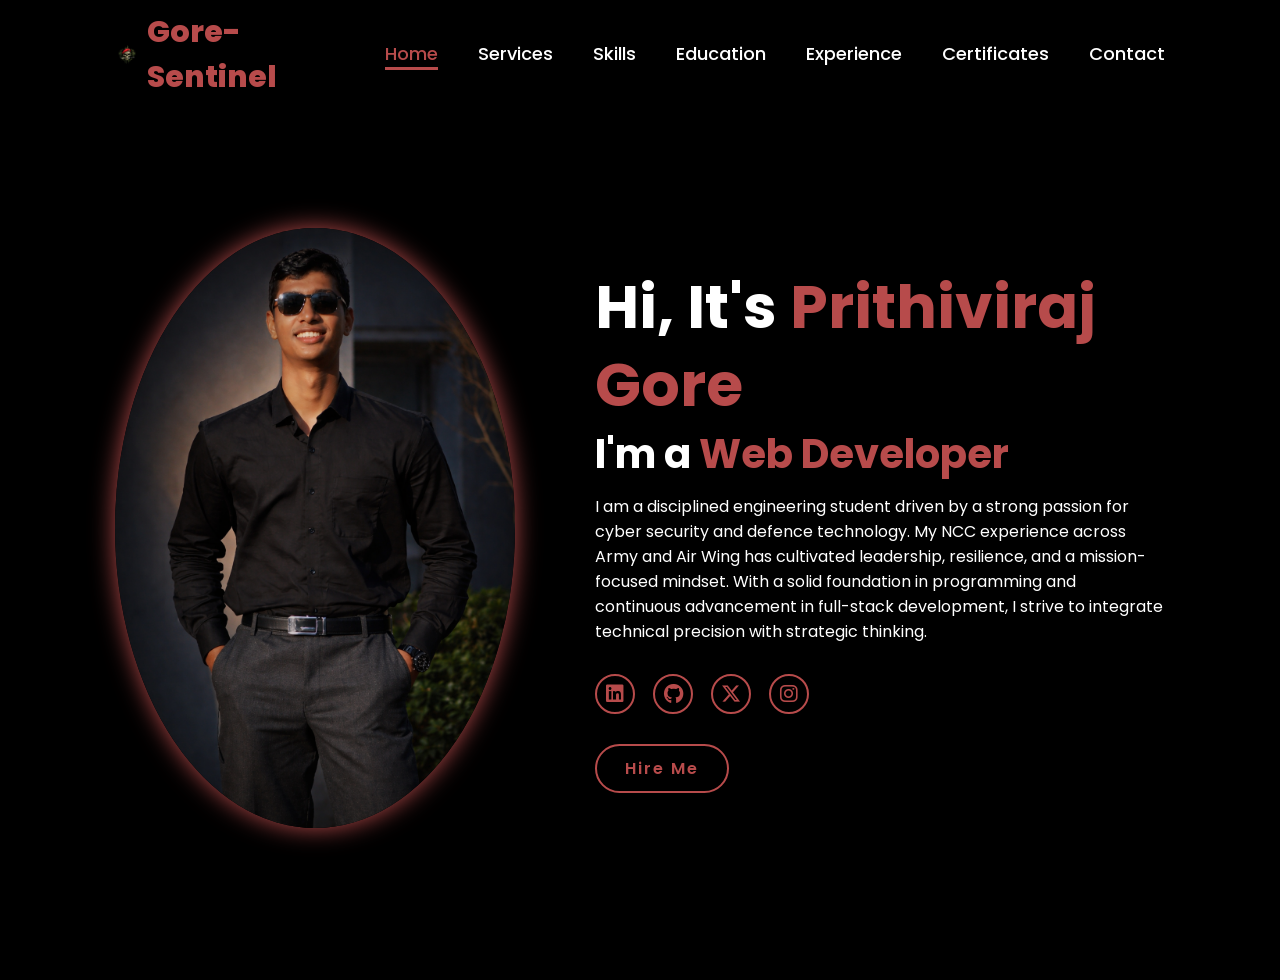
<file: index.html>
<!DOCTYPE html>
<html lang="en">

<head>
    <meta charset="UTF-8">
    <meta name="viewport" content="width=device-width, initial-scale=1.0">

    <title>Portfolio Website</title>

    <link rel="stylesheet" href="style.css">

    <link rel="stylesheet"
        href="https://cdnjs.cloudflare.com/ajax/libs/font-awesome/6.5.2/css/all.min.css">
</head>

<body>

<header>

    <a href="index.html" class="logo">
        <img src="logo.png" alt="Gore-Sentinel Logo" class="logo-img">
        Gore-Sentinel
    </a>

    <!-- Mobile Menu Button -->
    <div class="menu-toggle">
        <i class="fa-solid fa-bars"></i>
    </div>

    <nav>
        <a href="index.html" class="active">Home</a>
        <a href="services.html">Services</a>
        <a href="skills.html">Skills</a>
        <a href="education.html">Education</a>
        <a href="experience.html">Experience</a>
        <a href="certificates.html">Certificates</a>
        <a href="contact.html">Contact</a>
    </nav>

</header>

<section class="home">

    <div class="home-img">
        <img src="main.png" alt="Profile Image">
    </div>

    <div class="home-content">

        <h1>Hi, It's <span>Prithiviraj Gore</span></h1>

        <h3 class="typing-text">I'm a <span id="typed-text"></span></h3>

        <p>
            I am a disciplined engineering student driven by a strong passion for cyber security and defence technology.
            My NCC experience across Army and Air Wing has cultivated leadership, resilience, and a mission-focused mindset.
            With a solid foundation in programming and continuous advancement in full-stack development, I strive to
            integrate technical precision with strategic thinking.
        </p>

        <div class="social-icons">

            <a href="https://www.linkedin.com/in/prithiviraj-gore-774b98384"  target="_blank">
                <i class="fa-brands fa-linkedin"></i>
            </a>

            <a href="https://github.com/gore-sentinel" target="_blank">
                <i class="fa-brands fa-github"></i>
            </a>

            <a href="#"><i class="fa-brands fa-x-twitter"></i></a>

            <a href="https://www.instagram.com/goreprithiviraj/" target="_blank">
                <i class="fa-brands fa-instagram"></i>
            </a>

        </div>

        <a href="https://wa.me/918140005174" target="_blank" class="btn">
            Hire Me
        </a>

    </div>

</section>

<!-- JavaScript placed at bottom -->

<script>

/* Mobile Menu */

const toggle = document.querySelector(".menu-toggle");
const nav = document.querySelector("nav");

toggle.onclick = () => {
    nav.classList.toggle("active");
};


/* Typing Effect */

const roles = [
"Web Developer",
"Fullstack Developer",
"Cyber Security Expert",
"Defence Aspirant",
"NCC Cadet"
];

let i = 0;
let j = 0;
let currentRole = '';
let isDeleting = false;

const speed = 100;
const pause = 1500;

function typeWriter() {

const typedText = document.getElementById('typed-text');

if(i >= roles.length) i = 0;

currentRole = roles[i];

if(!isDeleting){

typedText.textContent = currentRole.substring(0, j+1);
j++;

if(j === currentRole.length){
isDeleting = true;
setTimeout(typeWriter, pause);
return;
}

}

else{

typedText.textContent = currentRole.substring(0, j-1);
j--;

if(j === 0){
isDeleting = false;
i++;
}

}

setTimeout(typeWriter, speed);

}

document.addEventListener("DOMContentLoaded", typeWriter);

</script>


    <script>
const toggle = document.querySelector(".menu-toggle");
const nav = document.querySelector("nav");
const navLinks = document.querySelectorAll("nav a");

/* open / close menu */

if(toggle){
  toggle.onclick = () => {
    nav.classList.toggle("active");
  }
}

/* close menu when link clicked */

navLinks.forEach(link => {
  link.addEventListener("click", () => {
    nav.classList.remove("active");
  });
});
</script>

</body>
</html>
</file>
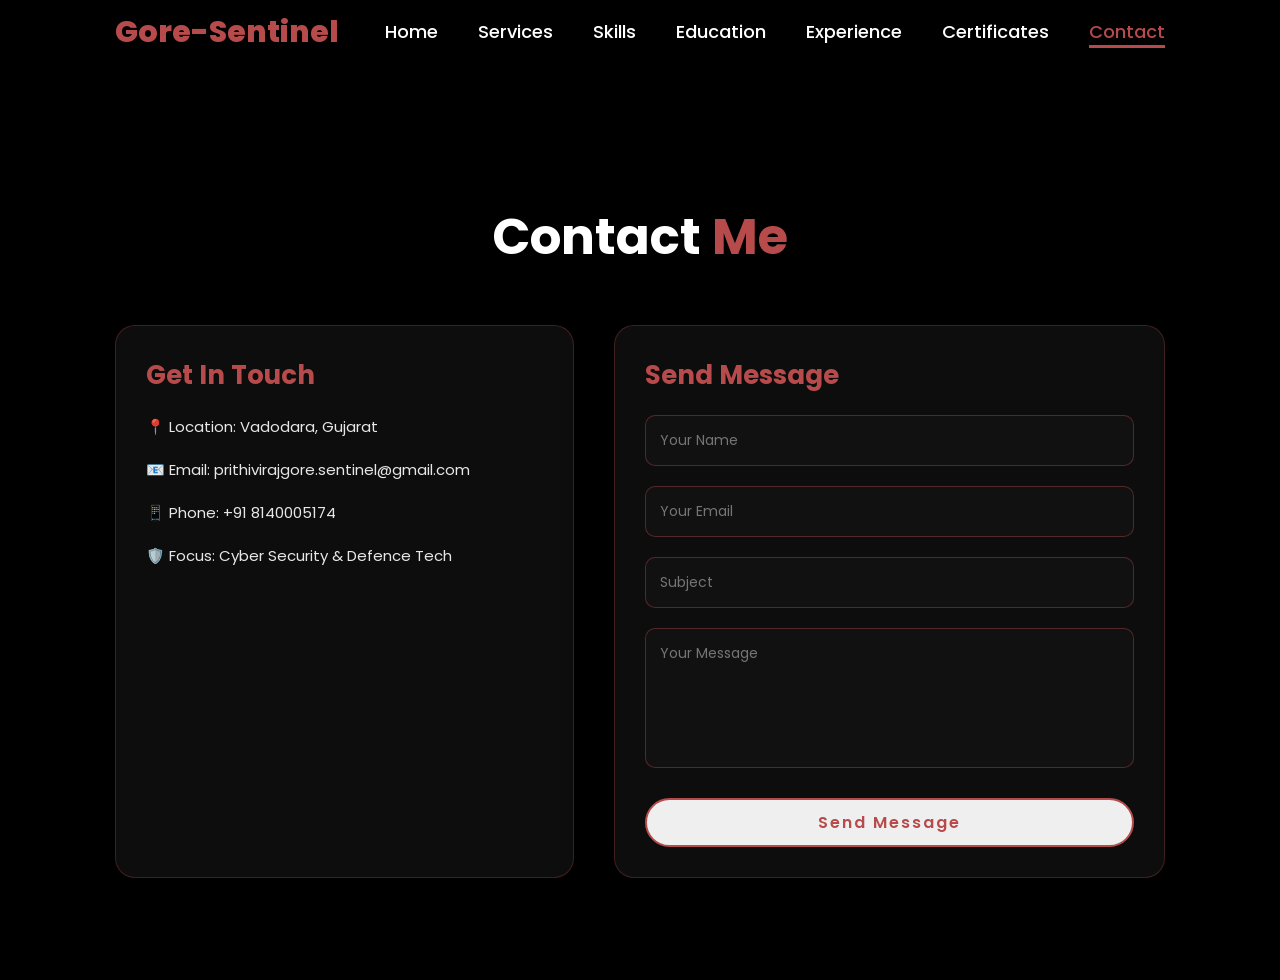
<file: contact.html>
<!DOCTYPE html>

<html lang="en">
<head>
    <meta charset="UTF-8">
    <meta name="viewport" content="width=device-width, initial-scale=1.0">
    <title>Contact | Gore Sentinel</title>
    <link rel="stylesheet" href="style.css">


<style>
    /* ===== Contact Page Styles ===== */

    .contact-page {
        padding-top: 12rem;
        min-height: 100vh;
        background: black;
    }

    .contact-heading {
        text-align: center;
        font-size: 5rem;
        margin-bottom: 5rem;
        font-weight: 700;
    }

    .contact-wrapper {
        max-width: 1100px;
        margin: auto;
        display: grid;
        grid-template-columns: 1fr 1.2fr;
        gap: 4rem;
    }

    /* ===== Left Info Card ===== */

    .contact-info {
        background: rgba(255,255,255,0.05);
        backdrop-filter: blur(12px);
        padding: 3rem;
        border-radius: 2rem;
        border: 1px solid rgba(183,75,75,0.3);
        transition: 0.4s ease;
    }

    .contact-info:hover {
        transform: translateY(-6px);
        box-shadow: 0 0 25px rgba(183,75,75,0.5);
    }

    .contact-info h2 {
        color: #b74b4b;
        font-size: 2.6rem;
        margin-bottom: 2rem;
    }

    .info-item {
        margin-bottom: 2rem;
        font-size: 1.5rem;
        opacity: 0.9;
    }

    /* ===== Form ===== */

    .contact-form {
        background: rgba(255,255,255,0.05);
        backdrop-filter: blur(12px);
        padding: 3rem;
        border-radius: 2rem;
        border: 1px solid rgba(183,75,75,0.3);
    }

    .contact-form h2 {
        color: #b74b4b;
        font-size: 2.6rem;
        margin-bottom: 2rem;
    }

    .input-box {
        display: flex;
        flex-direction: column;
        margin-bottom: 2rem;
    }

    .input-box input,
    .input-box textarea {
        padding: 1.4rem;
        background: #111;
        border: 1px solid rgba(183,75,75,0.4);
        border-radius: 1rem;
        color: white;
        font-size: 1.4rem;
        transition: 0.3s ease;
    }

    .input-box input:focus,
    .input-box textarea:focus {
        border-color: #b74b4b;
        box-shadow: 0 0 10px #b74b4b;
    }

    .input-box textarea {
        resize: none;
        min-height: 140px;
    }

    .contact-btn {
        width: 100%;
        margin-top: 1rem;
    }

    /* ===== Responsive ===== */

    @media (max-width: 900px) {
        .contact-wrapper {
            grid-template-columns: 1fr;
        }

        .contact-heading {
            font-size: 3.5rem;
        }
    }
</style>


</head>

<body>

<header>
    <a href="index.html" class="logo">Gore-Sentinel</a>


<nav>
    <a href="index.html">Home</a>
    <a href="services.html">Services</a>
    <a href="skills.html">Skills</a>
    <a href="education.html">Education</a>
    <a href="experience.html">Experience</a>
	<a href="certificates.html">Certificates</a>
    <a href="contact.html" class="active">Contact</a>
</nav>


</header>

<section class="contact-page">


<h1 class="contact-heading">Contact <span>Me</span></h1>

<div class="contact-wrapper">

    <!-- Left Info -->
    <div class="contact-info">
        <h2>Get In Touch</h2>

        <div class="info-item">
            📍 Location: Vadodara, Gujarat
        </div>

        <div class="info-item">
            📧 Email: prithivirajgore.sentinel@gmail.com
        </div>

        <div class="info-item">
            📱 Phone: +91 8140005174
        </div>

        <div class="info-item">
            🛡️ Focus: Cyber Security & Defence Tech
        </div>
    </div>

    <!-- Contact Form -->
    <div class="contact-form">
        <h2>Send Message</h2>

        <form>
            <div class="input-box">
                <input type="text" placeholder="Your Name" required>
            </div>

            <div class="input-box">
                <input type="email" placeholder="Your Email" required>
            </div>

            <div class="input-box">
                <input type="text" placeholder="Subject">
            </div>

            <div class="input-box">
                <textarea placeholder="Your Message" required></textarea>
            </div>

            <button type="submit" class="btn contact-btn">Send Message</button>
        </form>
    </div>

</div>


</section>

</body>
</html>
</file>
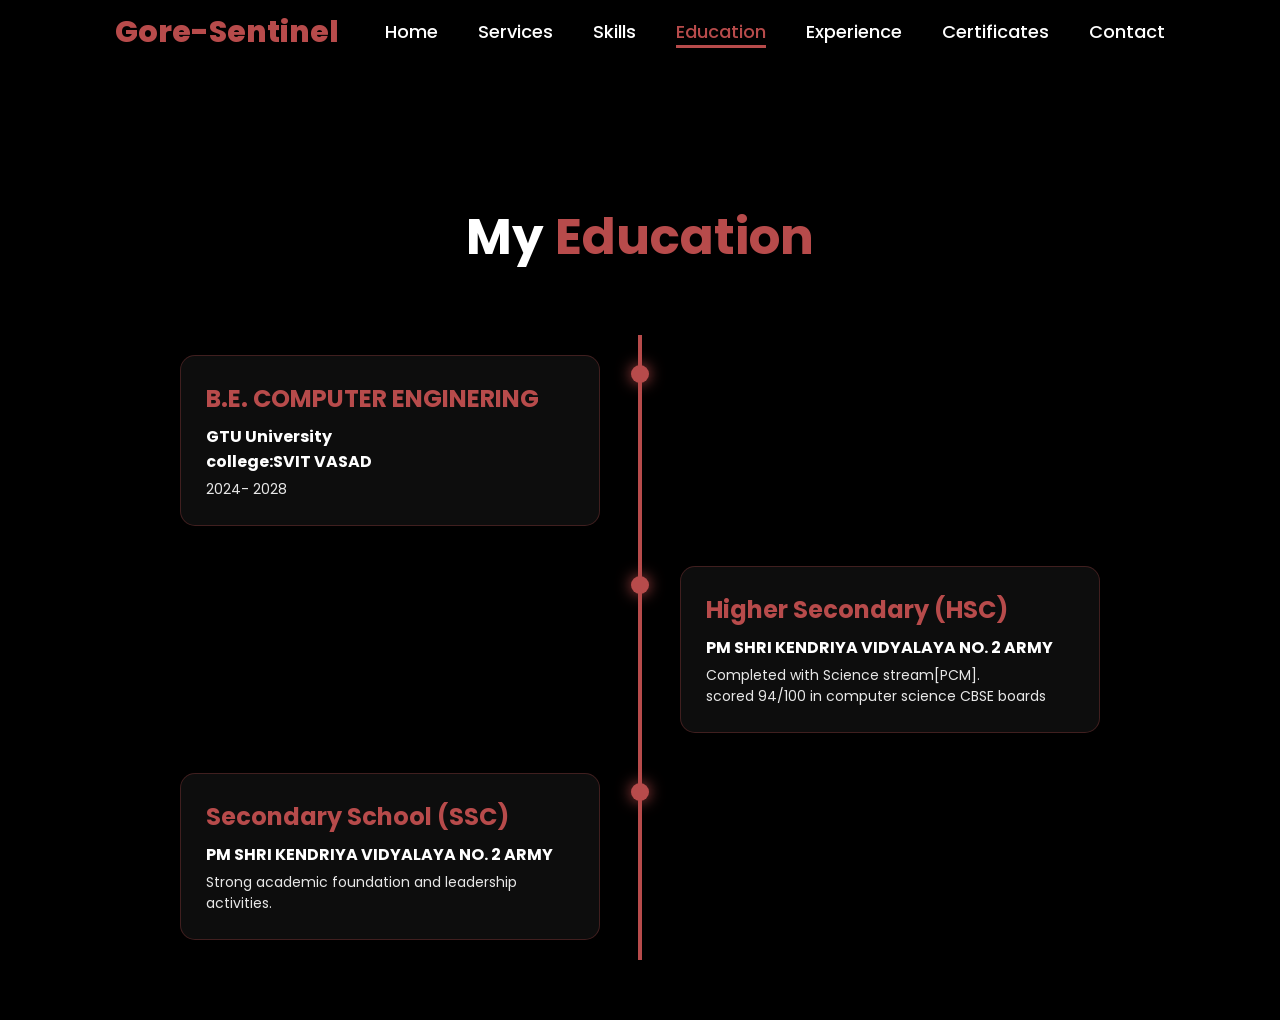
<file: education.html>
<!DOCTYPE html>

<html lang="en">
<head>
    <meta charset="UTF-8">
    <meta name="viewport" content="width=device-width, initial-scale=1.0">
    <title>Education | Gore Sentinel</title>
    <link rel="stylesheet" href="style.css">


<style>
    /* ===== Education Page Special Styles ===== */

    .education-page {
        padding-top: 12rem;
        min-height: 100vh;
        background: black;
    }

    .edu-heading {
        text-align: center;
        font-size: 5rem;
        margin-bottom: 6rem;
        font-weight: 700;
    }

    /* ===== Timeline ===== */

    .timeline {
        position: relative;
        max-width: 1000px;
        margin: auto;
    }

    .timeline::after {
        content: '';
        position: absolute;
        width: 4px;
        background: #b74b4b;
        top: 0;
        bottom: 0;
        left: 50%;
        margin-left: -2px;
    }

    .edu-container {
        padding: 2rem 4rem;
        position: relative;
        width: 50%;
    }

    .edu-container.left {
        left: 0;
    }

    .edu-container.right {
        left: 50%;
    }

    .edu-content {
        background: rgba(255, 255, 255, 0.05);
        backdrop-filter: blur(10px);
        padding: 2.5rem;
        border-radius: 1.5rem;
        border: 1px solid rgba(183, 75, 75, 0.3);
        transition: 0.4s ease;
    }

    .edu-content:hover {
        transform: translateY(-8px) scale(1.02);
        box-shadow: 0 0 25px rgba(183, 75, 75, 0.5);
    }

    .edu-content h2 {
        font-size: 2.4rem;
        color: #b74b4b;
        margin-bottom: 0.8rem;
    }

    .edu-content h3 {
        font-size: 1.6rem;
        margin-bottom: 0.5rem;
    }

    .edu-content p {
        font-size: 1.4rem;
        opacity: 0.9;
    }

    /* ===== Timeline dots ===== */

    .edu-container::after {
        content: '';
        position: absolute;
        width: 18px;
        height: 18px;
        right: -9px;
        background: #b74b4b;
        border-radius: 50%;
        top: 30px;
        z-index: 1;
        box-shadow: 0 0 15px #b74b4b;
    }

    .edu-container.right::after {
        left: -9px;
    }

    /* ===== Mobile Responsive ===== */

    @media screen and (max-width: 900px) {

        .timeline::after {
            left: 20px;
        }

        .edu-container {
            width: 100%;
            padding-left: 6rem;
            padding-right: 2rem;
            margin-bottom: 4rem;
        }

        .edu-container.right {
            left: 0;
        }

        .edu-container::after {
            left: 11px;
        }

        .edu-heading {
            font-size: 3.5rem;
        }
    }
</style>


</head>

<body>

<header>
    <a href="index.html" class="logo">Gore-Sentinel</a>


<nav>
    <a href="index.html">Home</a>
    <a href="services.html">Services</a>
    <a href="skills.html">Skills</a>
    <a href="education.html" class="active">Education</a>
    <a href="experience.html">Experience</a>
	<a href="certificates.html">Certificates</a>
    <a href="contact.html">Contact</a>
</nav>


</header>

<section class="education-page">


<h1 class="edu-heading">My <span>Education</span></h1>

<div class="timeline">

    <!-- BE -->
    <div class="edu-container left">
        <div class="edu-content">
            <h2>B.E. COMPUTER ENGINERING </h2>
            <h3>GTU University <br>college:SVIT VASAD</h3>
            <p>2024- 2028</p>
            <p></p>
        </div>
    </div>

    <!-- HSC -->
    <div class="edu-container right">
        <div class="edu-content">
            <h2>Higher Secondary (HSC)</h2>
            <h3>PM SHRI KENDRIYA VIDYALAYA NO. 2 ARMY</h3>
            <p>Completed with Science stream[PCM].<br> scored 94/100 in computer science CBSE boards</p>
        </div>
    </div>

    <!-- SSC -->
    <div class="edu-container left">
        <div class="edu-content">
            <h2>Secondary School (SSC)</h2>
            <h3>PM SHRI KENDRIYA VIDYALAYA NO. 2 ARMY</h3>
            <p>Strong academic foundation and leadership activities.</p>
        </div>
    </div>

</div>


</section>

</body>
</html>
</file>
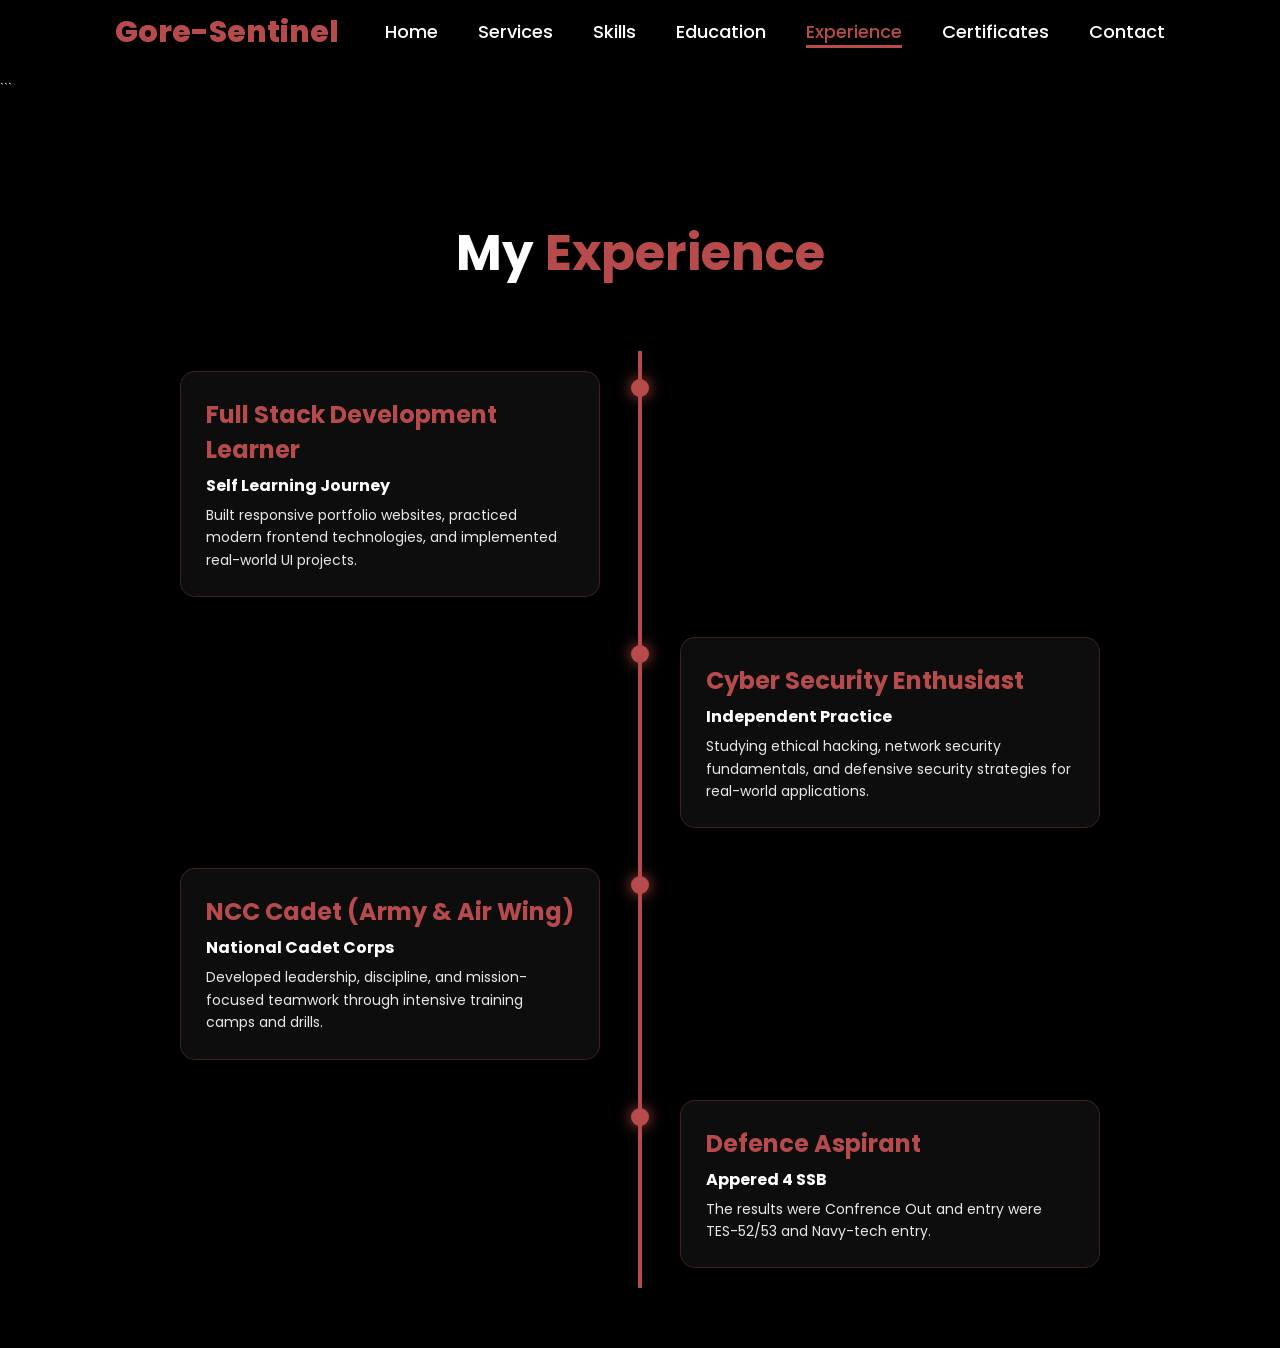
<file: experience.html>
<!DOCTYPE html>

<html lang="en">
<head>
    <meta charset="UTF-8">
    <meta name="viewport" content="width=device-width, initial-scale=1.0">
    <title>Experience | Gore Sentinel</title>
    <link rel="stylesheet" href="style.css">

```
<style>
    /* ===== Experience Page Styles ===== */

    .experience-page {
        padding-top: 12rem;
        min-height: 100vh;
        background: black;
    }

    .exp-heading {
        text-align: center;
        font-size: 5rem;
        margin-bottom: 6rem;
        font-weight: 700;
    }

    /* ===== Timeline ===== */

    .exp-timeline {
        position: relative;
        max-width: 1000px;
        margin: auto;
    }

    .exp-timeline::after {
        content: '';
        position: absolute;
        width: 4px;
        background: #b74b4b;
        top: 0;
        bottom: 0;
        left: 50%;
        margin-left: -2px;
    }

    .exp-container {
        padding: 2rem 4rem;
        position: relative;
        width: 50%;
    }

    .exp-container.left {
        left: 0;
    }

    .exp-container.right {
        left: 50%;
    }

    .exp-content {
        background: rgba(255,255,255,0.05);
        backdrop-filter: blur(10px);
        padding: 2.5rem;
        border-radius: 1.5rem;
        border: 1px solid rgba(183,75,75,0.3);
        transition: 0.4s ease;
    }

    .exp-content:hover {
        transform: translateY(-8px) scale(1.02);
        box-shadow: 0 0 25px rgba(183,75,75,0.5);
    }

    .exp-content h2 {
        font-size: 2.4rem;
        color: #b74b4b;
        margin-bottom: 0.6rem;
    }

    .exp-content h3 {
        font-size: 1.6rem;
        margin-bottom: 0.6rem;
    }

    .exp-content p {
        font-size: 1.4rem;
        opacity: 0.9;
        line-height: 1.6;
    }

    /* ===== Timeline dots ===== */

    .exp-container::after {
        content: '';
        position: absolute;
        width: 18px;
        height: 18px;
        right: -9px;
        background: #b74b4b;
        border-radius: 50%;
        top: 28px;
        z-index: 1;
        box-shadow: 0 0 15px #b74b4b;
    }

    .exp-container.right::after {
        left: -9px;
    }

    /* ===== Responsive ===== */

    @media screen and (max-width: 900px) {

        .exp-timeline::after {
            left: 20px;
        }

        .exp-container {
            width: 100%;
            padding-left: 6rem;
            padding-right: 2rem;
            margin-bottom: 4rem;
        }

        .exp-container.right {
            left: 0;
        }

        .exp-container::after {
            left: 11px;
        }

        .exp-heading {
            font-size: 3.5rem;
        }
    }
</style>


</head>

<body>

<header>
    <a href="index.html" class="logo">Gore-Sentinel</a>


<nav>
    <a href="index.html">Home</a>
    <a href="services.html">Services</a>
    <a href="skills.html">Skills</a>
    <a href="education.html">Education</a>
    <a href="experience.html" class="active">Experience</a>
	<a href="certificates.html">Certificates</a>
    <a href="contact.html">Contact</a>
</nav>


</header>

<section class="experience-page">


<h1 class="exp-heading">My <span>Experience</span></h1>

<div class="exp-timeline">


    <!-- Experience 1 -->
    <div class="exp-container left">
        <div class="exp-content">
            <h2>Full Stack Development Learner</h2>
            <h3>Self Learning Journey</h3>
            <p>Built responsive portfolio websites, practiced modern frontend technologies, and implemented real-world UI projects.</p>
        </div>
    </div>

    <!-- Experience 2 -->
    <div class="exp-container right">
        <div class="exp-content">
            <h2>Cyber Security Enthusiast</h2>
            <h3>Independent Practice</h3>
            <p>Studying ethical hacking, network security fundamentals, and defensive security strategies for real-world applications.</p>
        </div>
    </div>

    <!-- Experience 3 -->
    <div class="exp-container left">
        <div class="exp-content">
            <h2>NCC Cadet (Army & Air Wing)</h2>
            <h3>National Cadet Corps</h3>
            <p>Developed leadership, discipline, and mission-focused teamwork through intensive training camps and drills.</p>
        </div>
    </div>
<!-- Experience 4 -->
    <div class="exp-container right">
        <div class="exp-content">
            <h2>Defence Aspirant</h2>
            <h3>Appered 4 SSB </h3>
            <p>The results were Confrence Out and entry were TES-52/53 and Navy-tech entry.</p>
        </div>
    </div>


</div>


</section>

</body>
</html>
</file>
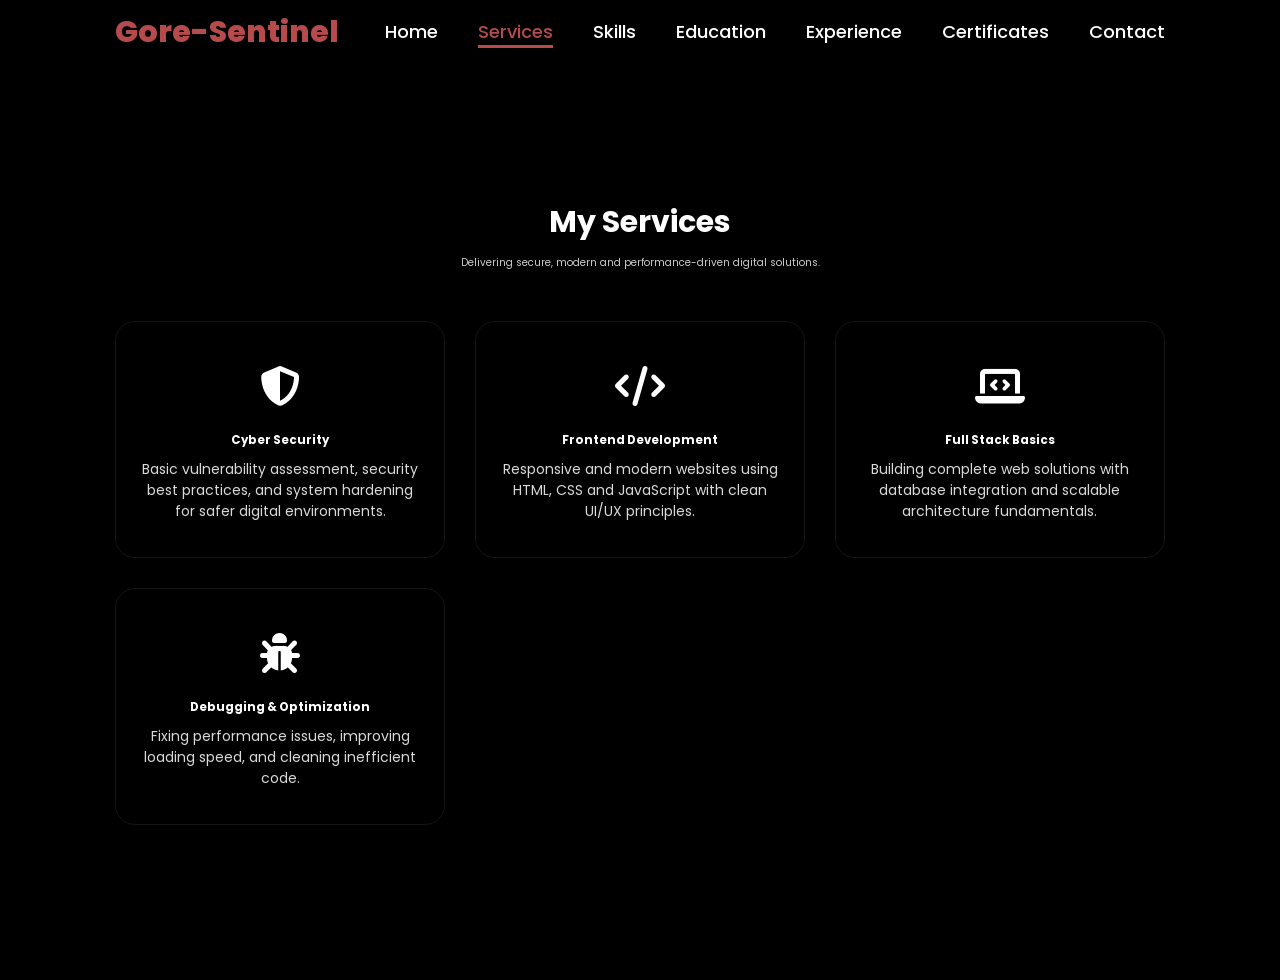
<file: services.html>
<!DOCTYPE html>
<html lang="en">
<head>
    <meta charset="UTF-8">
    <meta name="viewport" content="width=device-width, initial-scale=1.0">
    <title>Services | Gore-Sentinel</title>

    <link rel="stylesheet" href="style.css">
    <link rel="stylesheet" href="services.css">

    <link rel="stylesheet"
        href="https://cdnjs.cloudflare.com/ajax/libs/font-awesome/6.5.2/css/all.min.css">
</head>

<body>

<header>
    <a href="index.html" class="logo">Gore-Sentinel</a>

    <nav>
        <a href="index.html">Home</a>
        <a href="services.html" class="active">Services</a>
        <a href="skills.html">Skills</a>
        <a href="education.html">Education</a>
        <a href="experience.html">Experience</a>
	<a href="certificates.html">Certificates</a>
        <a href="contact.html">Contact</a>
    </nav>
</header>

<section class="services-page">

    <h1 class="section-title">My <span>Services</span></h1>
    <p class="section-subtitle">
        Delivering secure, modern and performance-driven digital solutions.
    </p>

    <div class="services-container">

        <!-- Service 1 -->
        <div class="service-card">
            <div class="service-icon">
                <i class="fa-solid fa-shield-halved"></i>
            </div>
            <h3>Cyber Security</h3>
            <p>
                Basic vulnerability assessment, security best practices,
                and system hardening for safer digital environments.
            </p>
        </div>

        <!-- Service 2 -->
        <div class="service-card">
            <div class="service-icon">
                <i class="fa-solid fa-code"></i>
            </div>
            <h3>Frontend Development</h3>
            <p>
                Responsive and modern websites using HTML, CSS and JavaScript
                with clean UI/UX principles.
            </p>
        </div>

        <!-- Service 3 -->
        <div class="service-card">
            <div class="service-icon">
                <i class="fa-solid fa-laptop-code"></i>
            </div>
            <h3>Full Stack Basics</h3>
            <p>
                Building complete web solutions with database integration
                and scalable architecture fundamentals.
            </p>
        </div>

        <!-- Service 4 -->
        <div class="service-card">
            <div class="service-icon">
                <i class="fa-solid fa-bug"></i>
            </div>
            <h3>Debugging & Optimization</h3>
            <p>
                Fixing performance issues, improving loading speed,
                and cleaning inefficient code.
            </p>
        </div>

    </div>
</section>

</body>
</html>
</file>
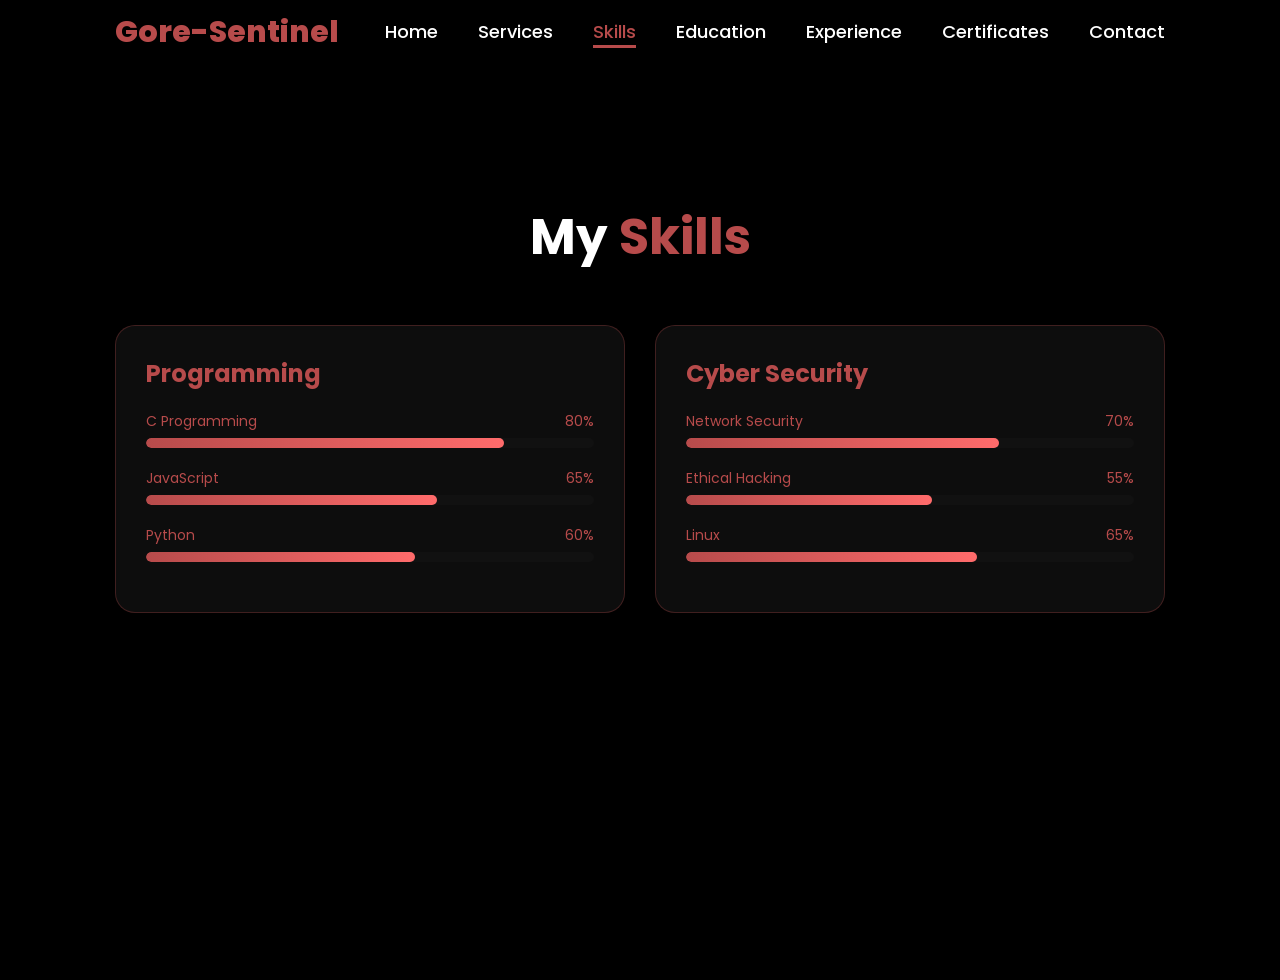
<file: skills.html>
<!DOCTYPE html>

<html lang="en">
<head>
    <meta charset="UTF-8">
    <meta name="viewport" content="width=device-width, initial-scale=1.0">
    <title>Skills | Gore Sentinel</title>
    <link rel="stylesheet" href="style.css">


<style>
    /* ===== Skills Page ===== */

    .skills-page {
        padding-top: 12rem;
        min-height: 100vh;
        background: black;
    }

    .skills-heading {
        text-align: center;
        font-size: 5rem;
        margin-bottom: 5rem;
        font-weight: 700;
    }

    .skills-wrapper {
        max-width: 1100px;
        margin: auto;
        display: grid;
        grid-template-columns: repeat(2, 1fr);
        gap: 3rem;
    }

    /* ===== Skill Category Card ===== */

    .skill-card {
        background: rgba(255,255,255,0.05);
        backdrop-filter: blur(12px);
        padding: 3rem;
        border-radius: 2rem;
        border: 1px solid rgba(183,75,75,0.3);
        transition: 0.4s ease;
    }

    .skill-card:hover {
        transform: translateY(-8px);
        box-shadow: 0 0 25px rgba(183,75,75,0.5);
    }

    .skill-card h2 {
        color: #b74b4b;
        font-size: 2.4rem;
        margin-bottom: 2rem;
    }

    /* ===== Progress Bars ===== */

    .skill {
        margin-bottom: 2rem;
    }

    .skill-name {
        display: flex;
        justify-content: space-between;
        font-size: 1.4rem;
        margin-bottom: 0.6rem;
    }

    .progress-bar {
        width: 100%;
        height: 10px;
        background: #111;
        border-radius: 10px;
        overflow: hidden;
    }

    .progress {
        height: 100%;
        background: linear-gradient(90deg, #b74b4b, #ff6b6b);
        width: 0;
        border-radius: 10px;
        animation: fillBar 2s ease forwards;
    }

    @keyframes fillBar {
        from { width: 0; }
    }

    /* ===== Responsive ===== */

    @media (max-width: 900px) {
        .skills-wrapper {
            grid-template-columns: 1fr;
        }

        .skills-heading {
            font-size: 3.5rem;
        }
    }
</style>


</head>

<body>

<header>
    <a href="index.html" class="logo">Gore-Sentinel</a>


<nav>
    <a href="index.html">Home</a>
    <a href="services.html">Services</a>
    <a href="skills.html" class="active">Skills</a>
    <a href="education.html">Education</a>
    <a href="experience.html">Experience</a>
	<a href="certificates.html">Certificates</a>
    <a href="contact.html">Contact</a>
</nav>


</header>

<section class="skills-page">

<h1 class="skills-heading">My <span>Skills</span></h1>

<div class="skills-wrapper">

    <!-- Programming -->
    <div class="skill-card">
        <h2>Programming</h2>

        <div class="skill">
            <div class="skill-name">
                <span>C Programming</span>
                <span>80%</span>
            </div>
            <div class="progress-bar">
                <div class="progress" style="width:80%"></div>
            </div>
        </div>

        <div class="skill">
            <div class="skill-name">
                <span>JavaScript</span>
                <span>65%</span>
            </div>
            <div class="progress-bar">
                <div class="progress" style="width:65%"></div>
            </div>
        </div>

        <div class="skill">
            <div class="skill-name">
                <span>Python</span>
                <span>60%</span>
            </div>
            <div class="progress-bar">
                <div class="progress" style="width:60%"></div>
            </div>
        </div>
    </div>

    <!-- Cyber Security -->
    <div class="skill-card">
        <h2>Cyber Security</h2>

        <div class="skill">
            <div class="skill-name">
                <span>Network Security</span>
                <span>70%</span>
            </div>
            <div class="progress-bar">
                <div class="progress" style="width:70%"></div>
            </div>
        </div>

        <div class="skill">
            <div class="skill-name">
                <span>Ethical Hacking</span>
                <span>55%</span>
            </div>
            <div class="progress-bar">
                <div class="progress" style="width:55%"></div>
            </div>
        </div>

        <div class="skill">
            <div class="skill-name">
                <span>Linux</span>
                <span>65%</span>
            </div>
            <div class="progress-bar">
                <div class="progress" style="width:65%"></div>
            </div>
        </div>
    </div>

</div>


</section>

</body>
</html>
</file>
<file: style.css>
@import url('https://fonts.googleapis.com/css2?family=Poppins:wght@100;200;300;400;500;600&display=swap');

/* GLOBAL */

*{
    margin:0;
    padding:0;
    box-sizing:border-box;
    text-decoration:none;
    border:none;
    outline:none;
    font-family:'Poppins',sans-serif;
}

html{
    font-size:62.5%;
    scroll-behavior:smooth;
}

body{
    width:100%;
    min-height:100vh;
    overflow-x:hidden;
    background:black;
    color:white;
    padding-top:80px;
}

/* HEADER */

header{
    position:fixed;
    top:0;
    left:0;
    width:100%;
    padding:1rem 9%;
    background:rgba(0,0,0,0.85);
    backdrop-filter:blur(5px);
    display:flex;
    justify-content:space-between;
    align-items:center;
    z-index:100;
}

/* LOGO */

.logo{
    display:flex;
    align-items:center;
    gap:.8rem;
    font-size:3rem;
    color:#b74b4b;
    font-weight:800;
    cursor:pointer;
    transition:.3s;
}

.logo:hover{
    transform:scale(1.05);
}

.logo-img{
    height:3.5rem;
    width:auto;
}

/* NAVIGATION */

nav{
    display:flex;
}

nav a{
    font-size:1.8rem;
    color:white;
    margin-left:4rem;
    font-weight:500;
    transition:.3s;
    border-bottom:3px solid transparent;
}

nav a:hover,
nav a.active{
    color:#b74b4b;
    border-bottom:3px solid #b74b4b;
}

/* MOBILE MENU ICON */

.menu-toggle{
    display:none;
    font-size:2.5rem;
    cursor:pointer;
}

/* SECTION */

section{
    min-height:100vh;
    padding:6rem 9%;
}

/* HOME */

.home{
    display:flex;
    justify-content:center;
    align-items:center;
    gap:8rem;
}

/* TEXT */

.home-content h1{
    font-size:6rem;
    font-weight:700;
    line-height:1.3;
}

span{
    color:#b74b4b;
}

.home-content h3{
    font-size:4rem;
    margin-bottom:1rem;
}

.home-content p{
    font-size:1.6rem;
    max-width:600px;
}

/* IMAGE */

.home-img{
    border-radius:50%;
}

.home-img img{
    width:32vw;
    max-width:400px;
    border-radius:50%;
    box-shadow:0 0 25px #b74b4b;
}

/* SOCIAL ICONS */

.social-icons a{
    display:inline-flex;
    justify-content:center;
    align-items:center;
    width:4rem;
    height:4rem;
    border:.2rem solid #b74b4b;
    font-size:2rem;
    border-radius:50%;
    margin:3rem 1.5rem 3rem 0;
    transition:.3s;
    color:#b74b4b;
}

.social-icons a:hover{
    color:black;
    transform:scale(1.2) translateY(-5px);
    background:#b74b4b;
    box-shadow:0 0 25px #b74b4b;
}

/* BUTTON */

.btn{
    display:inline-block;
    padding:1rem 2.8rem;
    border-radius:4rem;
    font-size:1.6rem;
    color:#b74b4b;
    letter-spacing:.2rem;
    font-weight:600;
    border:2px solid #b74b4b;
    transition:.3s;
}

.btn:hover{
    transform:scale(1.05);
    background:#b74b4b;
    color:black;
    box-shadow:0 0 25px #b74b4b;
}

/* EDUCATION BOX */

.education{
    padding-top:12rem;
}

.edu-box{
    background:#161616;
    padding:2rem;
    margin:2rem 0;
    border-left:4px solid #b74b4b;
    border-radius:1rem;
}

/* ----------------------- */
/* TABLET RESPONSIVE */
/* ----------------------- */

@media (max-width:1000px){

.home{
    gap:4rem;
}

.home-content h1{
    font-size:5rem;
}

.home-content h3{
    font-size:3rem;
}

}

/* ----------------------- */
/* MOBILE RESPONSIVE */
/* ----------------------- */

@media(max-width:768px){

.menu-toggle{
    display:block;
}

nav{
    position:absolute;
    top:70px;
    right:0;
    width:220px;
    background:#161616;
    flex-direction:column;
    display:none;
    border-left:3px solid #b74b4b;
}

nav.active{
    display:flex;
}

nav a{
    margin:2rem;
    font-size:2rem;
}

.home{
    flex-direction:column;
    text-align:center;
}

.home-img img{
    width:65vw;
}

.home-content h1{
    font-size:4rem;
}

.home-content h3{
    font-size:2.5rem;
}

.home-content p{
    font-size:1.5rem;
}

}

/* ----------------------- */
/* SMALL MOBILE */
/* ----------------------- */

@media(max-width:480px){

html{
    font-size:55%;
}

.home-content h1{
    font-size:3.5rem;
}

.home-img img{
    width:75vw;
}

nav{
    width:100%;
}

}
</file>
<file: services.css>
/* ===== Services Page ===== */

.services-page {
    padding: 120px 9% 80px;
    text-align: center;
}

.section-title {
    font-size: 3rem;
    margin-bottom: 10px;
}

.section-title span {
    color: var(--main-color);
}

.section-subtitle {
    opacity: 0.8;
    margin-bottom: 50px;
}

/* Grid */

.services-container {
    display: grid;
    grid-template-columns: repeat(auto-fit, minmax(260px, 1fr));
    gap: 30px;
}

/* Cards */

.service-card {
    padding: 35px 25px;
    border-radius: 20px;
    backdrop-filter: blur(10px);
    border: 1px solid rgba(255,255,255,0.08);
    transition: 0.35s ease;
    cursor: pointer;
}

.service-card:hover {
    transform: translateY(-10px);
    border-color: var(--main-color);
}

/* Icon */

.service-icon {
    font-size: 40px;
    color: var(--main-color);
    margin-bottom: 15px;
}

.service-card h3 {
    margin-bottom: 10px;
}

.service-card p {
    font-size: 14px;
    opacity: 0.85;
}
</file>
